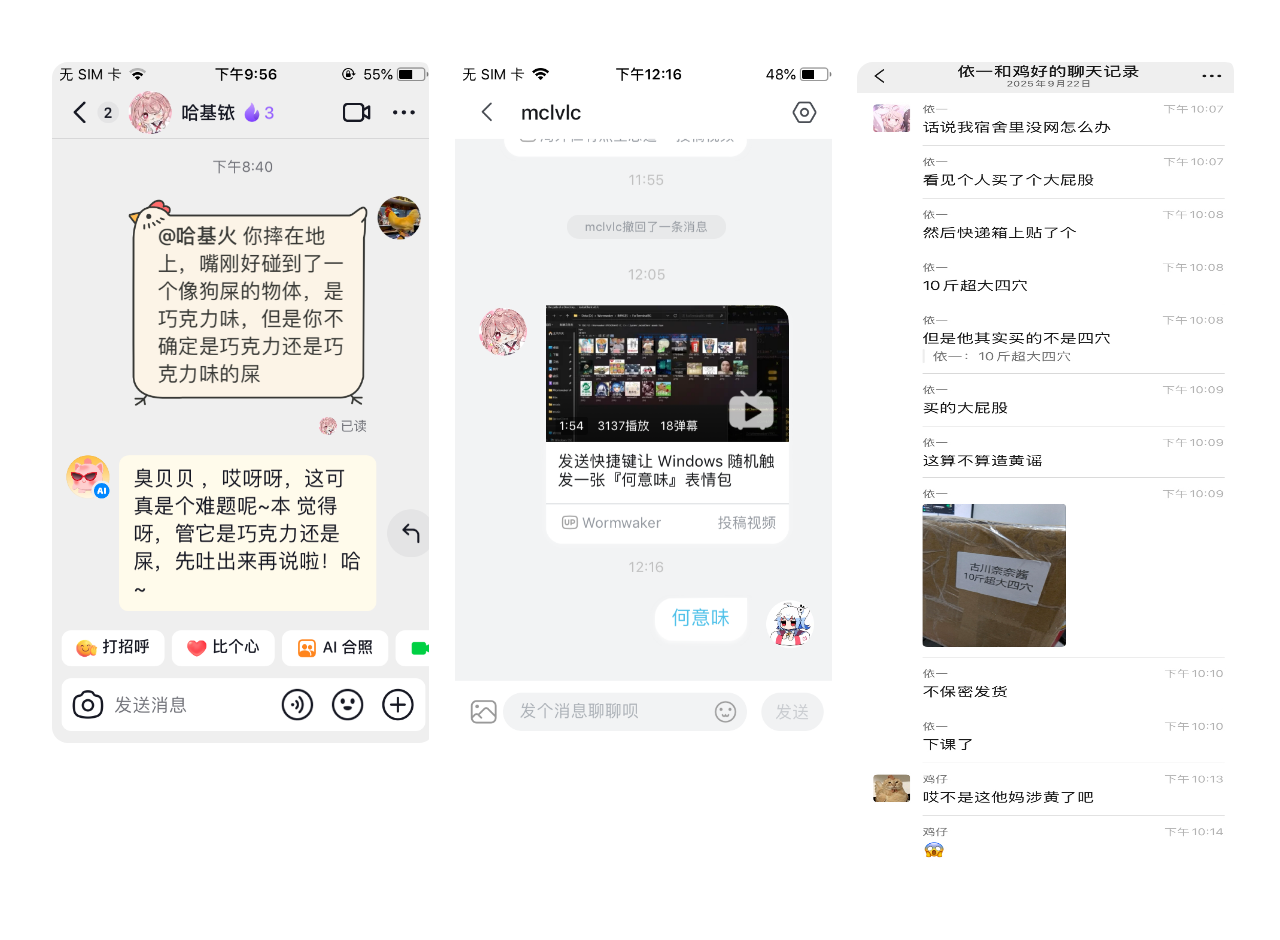
<file: index.html>
<!DOCTYPE html>
<html lang="zh-CN">
<head>
    <meta charset="UTF-8">
    <meta name="viewport" content="width=device-width, initial-scale=1.0">
    <title>图片展示</title>
    <link rel="icon" type="image/svg+xml" href="favicon.svg">
    <link rel="stylesheet" href="gallery.css">
</head>
<body>
    <div class="gallery-container">
        <div class="gallery" id="dynamicGallery"></div>
    </div>
    
    <script src="dat.js"></script>
    <script>
    let activeImg = null;
    let gyroActive = false;
    
    // 修改数据引用为photodata
    window.addEventListener('DOMContentLoaded', () => {
        initGallery(photodata);
        setupMouseAndGyroEvents();
    });
    
    // 请求陀螺仪权限并开启监听
    function requestAndStartGyro(img) {
        if (typeof DeviceOrientationEvent !== 'undefined' && typeof DeviceOrientationEvent.requestPermission === 'function') {
            // iOS 13+
            DeviceOrientationEvent.requestPermission()
                .then(permissionState => {
                    if (permissionState === 'granted') {
                        activeImg = img;
                        gyroActive = true;
                        window.addEventListener('deviceorientation', handleGyro);
                    }
                })
                .catch(console.error);
        } else {
            // Android 或其他浏览器
            activeImg = img;
            gyroActive = true;
            window.addEventListener('deviceorientation', handleGyro);
        }
    }
    
    // 处理陀螺仪数据
    function handleGyro(event) {
        if (!activeImg || !gyroActive) return;
        
        const beta = event.beta || 0;   // X轴旋转 (-180-180)
        const gamma = event.gamma || 0; // Y轴旋转 (-90-90)
        
        // 将陀螺仪数据转换为倾斜角度
        const rotateX = (beta / 180) * 15;  // 最多±15°
        const rotateY = (gamma / 90) * 20;  // 最多±20°
        
        activeImg.style.transform = `
            perspective(1200px)
            rotateX(${rotateX}deg)
            rotateY(${rotateY}deg)
            translateZ(20px)
        `;
    }
    
    // 停止陀螺仪监听
    function stopGyro() {
        window.removeEventListener('deviceorientation', handleGyro);
        gyroActive = false;
        activeImg = null;
    }
    
    function setupMouseAndGyroEvents() {
        document.querySelectorAll('.gallery img').forEach(img => {
            // 鼠标移动事件（桌面设备）
            img.addEventListener('mousemove', (e) => {
                if (gyroActive) return; // 陀螺仪激活时不用鼠标
                
                const rect = img.getBoundingClientRect();
                const xRatio = (e.clientX - rect.left) / rect.width;
                const yRatio = (e.clientY - rect.top) / rect.height;
                
                const rotateY = (xRatio - 0.5) * 20;
                const rotateX = (0.5 - yRatio) * 15;
                
                img.style.transform = `
                    perspective(1200px)
                    rotateX(${rotateX}deg)
                    rotateY(${rotateY}deg)
                    translateZ(20px)
                `;
            });
        
            // 鼠标离开事件
            img.addEventListener('mouseleave', () => {
                if (!gyroActive) {
                    img.style.transform = 'none';
                }
            });
            
            // 点击事件 - 开启陀螺仪
            img.addEventListener('click', (e) => {
                e.stopPropagation();
                
                if (activeImg && activeImg !== img) {
                    stopGyro();
                    activeImg.style.transform = 'none';
                }
                
                // 检查是否支持陀螺仪
                if (typeof DeviceOrientationEvent !== 'undefined') {
                    requestAndStartGyro(img);
                }
            });
        });
        
        // 点击其他地方关闭陀螺仪
        document.addEventListener('click', () => {
            if (gyroActive) {
                stopGyro();
                activeImg.style.transform = 'none';
            }
        });
    }
    
    function initGallery(dataSource) {
        const container = document.getElementById('dynamicGallery');
        container.innerHTML = dataSource.map(item => `
            <div class="img-card">
                <img src="${item.url}" alt="${item.tag}">
                <div class="meta-overlay">
                    <p>Shot with ${item.shotwith}</p>
                    <p>Shot on ${item.date}</p>
                </div>
            </div>
        `).join('');
        setupMouseAndGyroEvents();
    }
    </script>
</body>
</html>
</file>
<file: gallery.css>
@font-face {
    font-family: 'Ubuntu';
    src: url(Ubuntu.ttf);
}

body {
    margin: 0;
    background: #ffffff;
    font-family: 'Ubuntu', sans-serif;
    font-size: 20px;
}

.gallery-container {
    max-width: 1600px;
    margin: 0 auto;
    padding: 20px;
}

.gallery {
    display: grid;
    grid-template-columns: repeat(auto-fit, minmax(300px, 1fr));
    gap: 1.5vw;
    grid-auto-flow: dense;
    justify-content: start;
    align-items: start;
    padding: 4vh 2vw;
}

.gallery img {
    width: 100%;
    height: auto;
    max-height: 90vh;
    margin: 0.5vw;
    transform-origin: center;
    border-radius: 16px;
    overflow: hidden;
    transition: all 0.3s cubic-bezier(0.25, 0.46, 0.45, 0.94);
    pointer-events: auto;
}

.gallery img:hover {
    border-radius: 8px;
    transform: 
        perspective(1200px)
        translateZ(60px)
        rotateX(2deg)
        rotateY(2deg)
        scale(1.05);
    z-index: 3;
}

.img-card {
    position: relative;
    overflow: hidden;
    border-radius: 16px;
    width: 100%;
}

.meta-overlay {
    pointer-events: none;
    position: absolute;
    bottom: 0;
    left: 0;
    right: 0;
    padding: 1rem;
    color: white;
    opacity: 0;
    transition: opacity 0.3s;
}

.img-card:hover .meta-overlay {
    opacity: 1;
}
@media (max-width: 768px) {
    .gallery {
        grid-template-columns: repeat(2, 1fr);
        gap: 3vw;
    }
    
    .gallery img {
        max-height: 85vh;
        margin: 1vw;
        border-radius: 12px;
    }
    .meta-overlay {
        font-size: 12px;
        padding: 0.5rem;
    }
}
</file>
